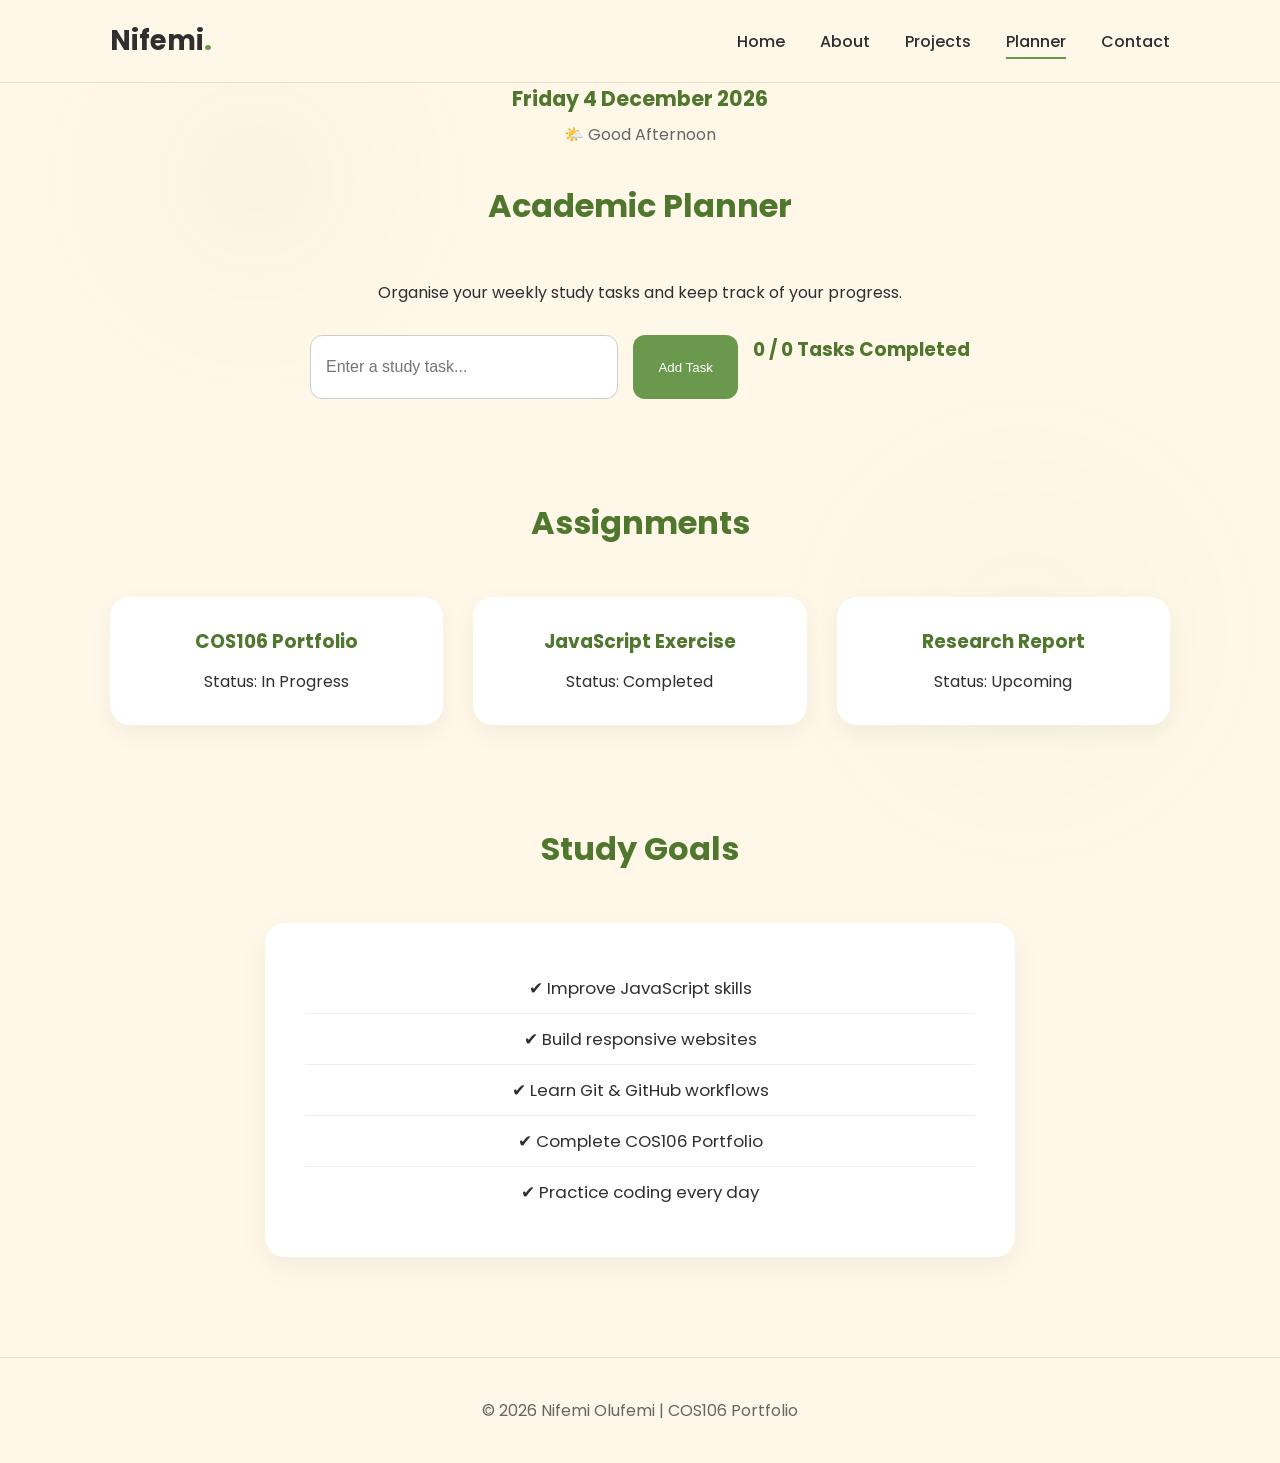
<file: pages/academic-planner.html>
<!DOCTYPE html>
<html lang="en">

<head>

    <meta charset="UTF-8">
    <meta name="viewport" content="width=device-width, initial-scale=1.0">

    <title>Academic Planner | Nifemi</title>

    <link rel="stylesheet" href="../app.css">
    <link rel="stylesheet" href="planner.css">

    <link href="https://fonts.googleapis.com/css2?family=Poppins:wght@300;400;500;600;700&display=swap" rel="stylesheet">

</head>

<body>

<header>

<nav class="navbar">

<a href="../index.html" class="logo">
Nifemi<span>.</span>
</a>

<div class="menu-toggle" id="menu-toggle">
☰
</div>

<ul class="nav-links" id="nav-links">

<li><a href="../index.html">Home</a></li>
<li><a href="about-me.html">About</a></li>
<li><a href="projects.html">Projects</a></li>
<li><a class="active" href="academic-planner.html">Planner</a></li>
<li><a href="contact.html">Contact</a></li>

</ul>

</nav>

</header>

<section class="planner section">

    <div class="planner-header">

    <h3 id="today"></h3>

    <p id="greeting"></p>

</div>

    <h1 class="section-title">Academic Planner</h1>

    <p class="planner-text">
        Organise your weekly study tasks and keep track of your progress.
    </p>

    <div class="planner-box">

        <input
            type="text"
            id="taskInput"
            placeholder="Enter a study task...">

        <button id="addTask">
            Add Task
        </button>
        
        <div class="planner-info">

    <h3 id="progress">0 / 0 Tasks Completed</h3>

    <p id="message"></p>

</div>

    </div>

    <ul id="taskList">

    </ul>

</section>
  <section class="section">

<h2 class="section-title">Assignments</h2>

<div class="project-grid">

<div class="project-card">
<h3>COS106 Portfolio</h3>
<p>Status: In Progress</p>
</div>

<div class="project-card">
<h3>JavaScript Exercise</h3>
<p>Status: Completed</p>
</div>

<div class="project-card">
<h3>Research Report</h3>
<p>Status: Upcoming</p>
</div>

</div>

</section>

  <section class="section">

<h2 class="section-title">Study Goals</h2>

<div class="about-card">

<ul>

<li>✔ Improve JavaScript skills</li>

<li>✔ Build responsive websites</li>

<li>✔ Learn Git & GitHub workflows</li>

<li>✔ Complete COS106 Portfolio</li>

<li>✔ Practice coding every day</li>

</ul>

</div>

</section>

  <footer>

<p>© 2026 Nifemi Olufemi | COS106 Portfolio</p>

</footer>

<script src="planner.js"></script>
<script src="../script.js"></script>

</body>
</html>
</file>
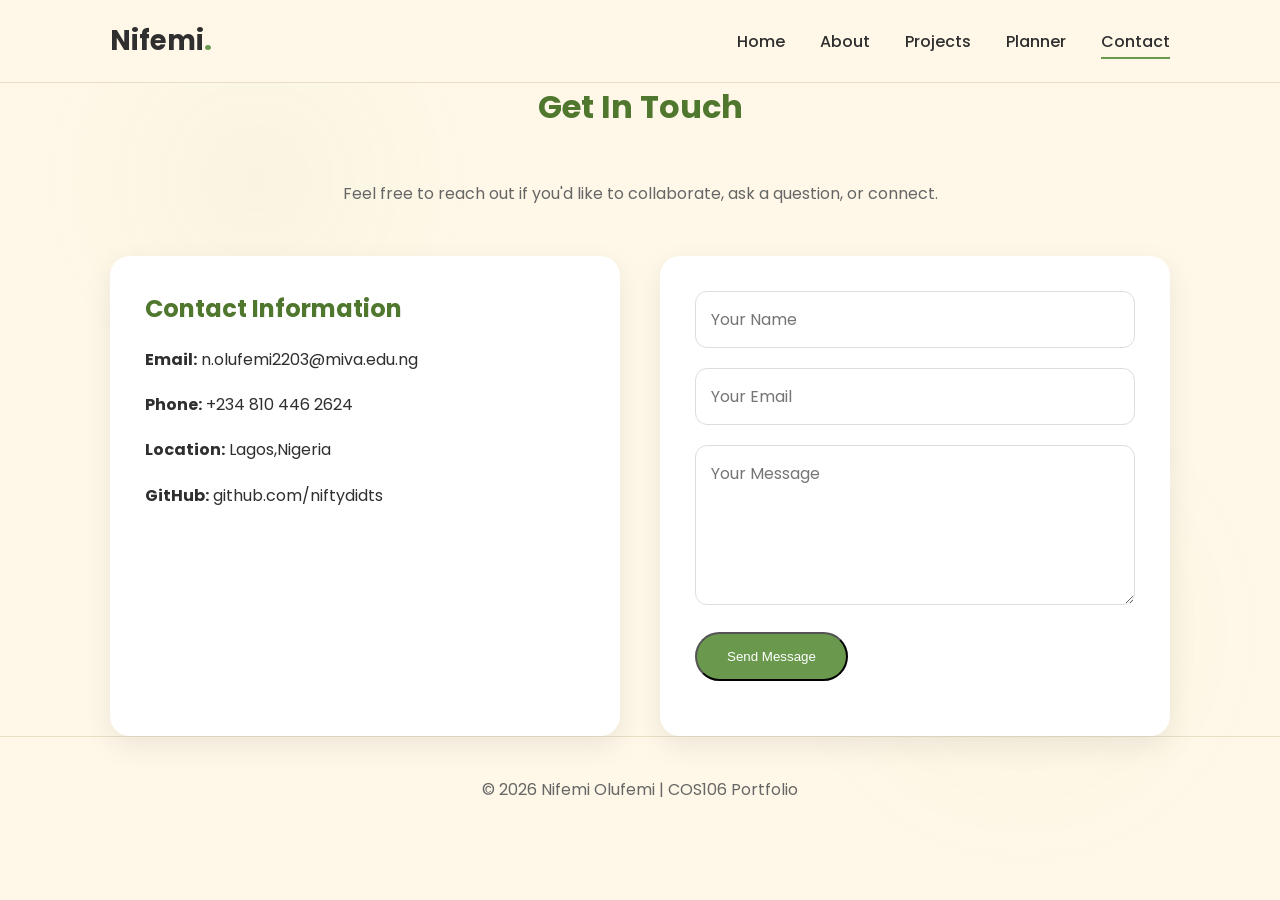
<file: pages/contact.html>
<!DOCTYPE html>
<html lang="en">

<head>

    <meta charset="UTF-8">
    <meta name="viewport" content="width=device-width, initial-scale=1.0">

    <title>Contact | Nifemi</title>

    <link rel="stylesheet" href="../app.css">
    <link rel="stylesheet" href="contact.css">

    <link href="https://fonts.googleapis.com/css2?family=Poppins:wght@300;400;500;600;700&display=swap" rel="stylesheet">

</head>

<body>

<header>

<nav class="navbar">

<a href="../index.html" class="logo">
Nifemi<span>.</span>
</a>

<div class="menu-toggle" id="menu-toggle">
☰
</div>

<ul class="nav-links" id="nav-links">

<li><a href="../index.html">Home</a></li>
<li><a href="about-me.html">About</a></li>
<li><a href="projects.html">Projects</a></li>
<li><a href="academic-planner.html">Planner</a></li>
<li><a class="active" href="contact.html">Contact</a></li>

</ul>

</nav>

</header>

<section class="contact section">

<h1 class="section-title">Get In Touch</h1>

<p class="contact-text">

Feel free to reach out if you'd like to collaborate, ask a question, or connect.

</p>

<div class="contact-container">

<div class="contact-info">

<h2>Contact Information</h2>

<p><strong>Email:</strong> n.olufemi2203@miva.edu.ng</p>

<p><strong>Phone:</strong> +234 810 446 2624</p>

<p><strong>Location:</strong> Lagos,Nigeria</p>

<p><strong>GitHub:</strong> github.com/niftydidts</p>

</div>

<div class="contact-form">

<form id="contactForm">

<input
type="text"
id="name"
placeholder="Your Name">

<input
type="email"
id="email"
placeholder="Your Email">

<textarea
id="message"
placeholder="Your Message"></textarea>

<button type="submit" class="btn">

Send Message

</button>

<p id="formMessage"></p>

</form>

</div>

</div>

</section>

<footer>

<p>© 2026 Nifemi Olufemi | COS106 Portfolio</p>

</footer>

<script src="contact.js"></script>
<script src="../script.js"></script>

</body>

</html>
</file>
<file: app.css>
/* ==========================
   GOOGLE FONT & RESET
========================== */

*{
    margin:0;
    padding:0;
    box-sizing:border-box;
}

html{
    scroll-behavior:smooth;
}

:root{

    --bg:#FFF8E8;
    --white:#ffffff;
    --green:#6A994E;
    --green-dark:#4F772D;
    --green-light:#DDE8C8;
    --text:#2F2F2F;
    --border:#E9DFC7;

}

body{

    font-family:'Poppins',sans-serif;
    background:var(--bg);
    color:var(--text);
    overflow-x:hidden;

}

/* subtle paper texture */

body::before{

    content:"";

    position:fixed;

    inset:0;

    background:
    radial-gradient(circle at 20% 20%,rgba(106,153,78,.04) 0,transparent 220px),
    radial-gradient(circle at 80% 70%,rgba(106,153,78,.03) 0,transparent 250px);

    pointer-events:none;

    z-index:-1;

}

a{

    text-decoration:none;
    color:inherit;

}

img{

    width:100%;
    display:block;

}
/* ==========================
        NAVIGATION
========================== */

header{

    position:sticky;

    top:0;

    z-index:1000;

    background:rgba(255,248,232,.95);

    backdrop-filter:blur(10px);

    border-bottom:1px solid var(--border);

}

.navbar{

    max-width:1100px;

    margin:auto;

    display:flex;

    justify-content:space-between;

    align-items:center;

    padding:20px;

}

.logo{

    font-size:1.7rem;

    font-weight:700;

}

.logo span{

    color:var(--green);

}

.nav-links{

    display:flex;

    gap:35px;

    list-style:none;

}

.nav-links a{

    position:relative;

    font-weight:500;

}

.nav-links a::after{

    content:"";

    position:absolute;

    left:0;

    bottom:-6px;

    width:0;

    height:2px;

    background:var(--green);

    transition:.35s;

}

.nav-links a:hover::after,

.nav-links .active::after{

    width:100%;

}

.menu-toggle{

    display:none;

    font-size:1.8rem;

    cursor:pointer;

}
/* ==========================
        HERO
========================== */

.hero{

    min-height:85vh;

    display:flex;

    justify-content:center;

    align-items:center;

    text-align:center;

    padding:60px 20px 20px;

}

.hero-text{

    max-width:700px;

}

.small-title{

    color:var(--green);

    font-weight:600;

    letter-spacing:3px;

    margin-bottom:20px;

}

.hero h1{

    font-size:4rem;

    margin-bottom:15px;

}

.hero h2{

    font-size:1.4rem;

    font-weight:500;

    color:#666;

    margin-bottom:25px;

}

.hero-description{

    max-width:600px;

    margin:auto;

    margin-bottom:35px;

    line-height:1.8;

}
.hero-buttons{

    display:flex;

    justify-content:center;

    gap:20px;

    flex-wrap:wrap;

}

.btn{

    background:var(--green);

    color:white;

    padding:15px 30px;

    border-radius:50px;

    transition:.3s;

}

.btn:hover{

    transform:translateY(-4px);

    background:var(--green-dark);

}

.btn-outline{

    border:2px solid var(--green);

    color:var(--green);

    padding:15px 30px;

    border-radius:50px;

    transition:.3s;

}

.btn-outline:hover{

    background:var(--green);

    color:white;

}
.hero-image{

    width:220px;

    margin:60px auto 0;

}

.hero-image img{

    border-radius:50%;

    border:8px solid white;

    box-shadow:0 15px 40px rgba(0,0,0,.08);

    animation:float 5s ease-in-out infinite;

}

@keyframes float{

    0%,100%{

        transform:translateY(0);

    }

    50%{

        transform:translateY(-12px);

    }

}
.scroll-indicator{

    display:flex;

    flex-direction:column;

    align-items:center;

    color:var(--green);

    margin-bottom:50px;

    animation:bounce 2s infinite;

}

@keyframes bounce{

    0%,100%{

        transform:translateY(0);

    }

    50%{

        transform:translateY(8px);

    }

}
@media(max-width:768px){

.hero h1{

    font-size:2.6rem;

}

.hero h2{

    font-size:1.2rem;

}

.nav-links{

    display:none;

}

.menu-toggle{

    display:block;

}

.hero-image{

    width:180px;

}

}
/* ==========================
   GENERAL SECTIONS
========================== */

.section{
    max-width:1100px;
    margin:100px auto;
    padding:0 20px;
}

.section-title{
    text-align:center;
    font-size:2rem;
    margin-bottom:50px;
    color:var(--green-dark);
}

/* ==========================
   ABOUT PREVIEW
========================== */

.about-card{

    max-width:750px;

    margin:auto;

    background:white;

    padding:40px;

    border-radius:20px;

    text-align:center;

    box-shadow:0 10px 30px rgba(0,0,0,.05);

}

.about-card p{

    line-height:1.8;

    margin-bottom:25px;

}

/* ==========================
   SKILLS
========================== */

.skills-grid{

    display:flex;

    justify-content:center;

    flex-wrap:wrap;

    gap:15px;

}

.skill{

    background:var(--green-light);

    padding:14px 24px;

    border-radius:40px;

    font-weight:500;

    transition:.3s;

}

.skill:hover{

    transform:translateY(-6px);

    background:var(--green);

    color:white;

}

/* ==========================
   PROJECTS
========================== */

.project-grid{

    display:grid;

    grid-template-columns:repeat(auto-fit,minmax(260px,1fr));

    gap:30px;

}

.project-card{

    background:white;

    padding:30px;

    border-radius:20px;

    transition:.3s;

    box-shadow:0 8px 25px rgba(0,0,0,.05);

}

.project-card:hover{

    transform:translateY(-10px);

}

.project-card h3{

    margin-bottom:15px;

    color:var(--green-dark);

}

.project-card p{

    line-height:1.7;

}

/* ==========================
   CTA
========================== */

.cta{

    max-width:900px;

    margin:120px auto;

    background:var(--green);

    color:white;

    text-align:center;

    padding:60px 30px;

    border-radius:25px;

}

.cta h2{

    font-size:2rem;

    margin-bottom:15px;

}

.cta p{

    margin-bottom:30px;

}

.cta .btn{

    background:white;

    color:var(--green-dark);

}

/* ==========================
   FOOTER
========================== */

footer{

    border-top:1px solid var(--border);

    text-align:center;

    padding:40px 20px;

    color:#666;

}
.section{

    opacity:0;

    transform:translateY(50px);

    transition:.8s ease;

}

.section.show{

    opacity:1;

    transform:translateY(0);

}
/* ==========================
   CIRCULAR SKILLS
========================== */

.skills-grid{

    display:grid;

    grid-template-columns:repeat(auto-fit,minmax(180px,1fr));

    gap:30px;

    margin-top:40px;

}

.skill-card{

    background:white;

    border-radius:20px;

    padding:30px;

    text-align:center;

    box-shadow:0 10px 30px rgba(0,0,0,.08);

    transition:.35s;

}

.skill-card:hover{

    transform:translateY(-10px);

}

.skill-circle{

    width:120px;

    height:120px;

    border-radius:50%;

    margin:auto;

    display:flex;

    justify-content:center;

    align-items:center;

    font-size:1.3rem;

    font-weight:700;

    margin-bottom:20px;

}

/* Circular borders */

.html{

    border:10px solid #6A994E;

}

.css{

    border:10px solid #8DB255;

}

.js{

    border:10px solid #A7C957;

}

.git{

    border:10px solid #4F772D;

}

.skill-card h3{

    color:#2F2F2F;

}

/* ==========================
   MOBILE NAVIGATION
========================== */

/* ==========================
   RESPONSIVE NAVIGATION
========================== */

.menu-toggle{
    display:none;
    font-size:32px;
    cursor:pointer;
    color:var(--green-dark);
}

@media (max-width:768px){

    .navbar{
        position:relative;
    }

    .menu-toggle{
        display:block;
    }

    .nav-links{

        display:none;
        flex-direction:column;
        position:absolute;
        top:100%;
        left:0;
        width:100%;
        background:#FFF8E8;
        padding:20px 0;
        list-style:none;
        text-align:center;
        border-top:1px solid #ddd;

    }

    .nav-links li{
        margin:15px 0;
    }

    .nav-links.active{
        display:flex;
    }

}

.project-card,
.about-card,
.day-card,
.contact-info,
.contact-form{

    transition:.35s;

}

.project-card:hover,
.about-card:hover,
.day-card:hover,
.contact-info:hover,
.contact-form:hover{

    transform:translateY(-8px);

    box-shadow:0 18px 40px rgba(0,0,0,.12);

}

body{

    animation:fadePage .6s ease;

}

@keyframes fadePage{

    from{

        opacity:0;

    }

    to{

        opacity:1;

    }

}
</file>
<file: pages/planner.css>
/* ==========================
   PLANNER PAGE
========================== */

.planner-hero{
    text-align:center;
    padding:80px 20px 40px;
}

.planner-hero h1{
    font-size:3rem;
    color:#4F772D;
    margin-bottom:15px;
}

.planner-hero p{
    max-width:700px;
    margin:auto;
    color:#666;
    line-height:1.8;
}

/* Weekly Schedule */

.schedule-grid{
    display:grid;
    grid-template-columns:repeat(auto-fit,minmax(220px,1fr));
    gap:25px;
    margin-top:40px;
}

.day-card{
    background:#ffffff;
    padding:25px;
    border-radius:18px;
    box-shadow:0 10px 25px rgba(0,0,0,.08);
    transition:.3s;
}

.day-card:hover{
    transform:translateY(-8px);
}

.day-card h3{
    color:#4F772D;
    margin-bottom:15px;
}

.day-card p{
    margin:8px 0;
    color:#555;
}

/* Study Goals */

.about-card ul{
    list-style:none;
    padding:0;
}

.about-card li{
    padding:12px 0;
    font-size:1.05rem;
    border-bottom:1px solid #eee;
}

.about-card li:last-child{
    border-bottom:none;
}

/* Assignment Cards */

.project-card{
    text-align:center;
}

.project-card h3{
    margin-bottom:12px;
}

/* Mobile */

@media (max-width:768px){

    .planner-hero h1{
        font-size:2.2rem;
    }

    .schedule-grid{
        grid-template-columns:1fr;
    }

}

.planner{

    max-width:700px;

    margin:auto;

}

.planner-text{

    text-align:center;

    margin-bottom:30px;

}

.planner-box{

    display:flex;

    gap:15px;

    margin-bottom:30px;

}

.planner-box input{

    flex:1;

    padding:15px;

    border-radius:12px;

    border:1px solid #ccc;

    font-size:16px;

}

.planner-box button{

    background:#6A994E;

    color:white;

    border:none;

    padding:15px 25px;

    border-radius:12px;

    cursor:pointer;

}

#taskList{

    list-style:none;

    padding:0;

}

#taskList li{

    display:flex;

    justify-content:space-between;

    align-items:center;

    background:white;

    margin-bottom:15px;

    padding:18px;

    border-radius:15px;

    box-shadow:0 10px 25px rgba(0,0,0,.08);

}

.delete-btn{

    background:#d9534f;

    color:white;

    border:none;

    padding:10px 18px;

    border-radius:10px;

    cursor:pointer;

}

.completed{

    text-decoration:line-through;

    color:#4F772D;

    font-weight:600;

}

.buttons{

    display:flex;

    gap:10px;

}

.complete-btn{

    background:#6A994E;

    color:white;

    border:none;

    padding:8px 15px;

    border-radius:10px;

    cursor:pointer;

}

.complete-btn:hover{

    background:#4F772D;

}

.planner-info{

    text-align:center;

    margin-bottom:25px;

}

#progress{

    color:#4F772D;

}

#message{

    margin-top:10px;

    color:#6A994E;

    font-weight:600;

}

/* Planner Header */

.planner-header{

    text-align:center;

    margin-bottom:35px;

}

#today{

    color:#4F772D;

    font-size:1.3rem;

}

#greeting{

    color:#666;

    font-size:1rem;

    margin-top:8px;

}
</file>
<file: pages/contact.css>
/* ==========================
   CONTACT PAGE
========================== */

.contact{

    max-width:1100px;

    margin:auto;

}

.contact-text{

    text-align:center;

    color:#666;

    margin-bottom:50px;

}

.contact-container{

    display:grid;

    grid-template-columns:1fr 1fr;

    gap:40px;

}

.contact-info,
.contact-form{

    background:white;

    padding:35px;

    border-radius:20px;

    box-shadow:0 10px 30px rgba(0,0,0,.08);

}

.contact-info h2{

    color:#4F772D;

    margin-bottom:20px;

}

.contact-info p{

    margin:18px 0;

    line-height:1.7;

}

.contact-form input,
.contact-form textarea{

    width:100%;

    padding:15px;

    margin-bottom:20px;

    border:1px solid #ddd;

    border-radius:12px;

    font-size:16px;

    font-family:'Poppins',sans-serif;

}

.contact-form textarea{

    min-height:160px;

    resize:vertical;

}

#formMessage{

    margin-top:20px;

    text-align:center;

    font-weight:600;

    color:#4F772D;

}

.contact-form input:focus,
.contact-form textarea:focus{

    outline:none;

    border:2px solid #6A994E;

}

@media(max-width:768px){

.contact-container{

    grid-template-columns:1fr;

}

}
</file>
